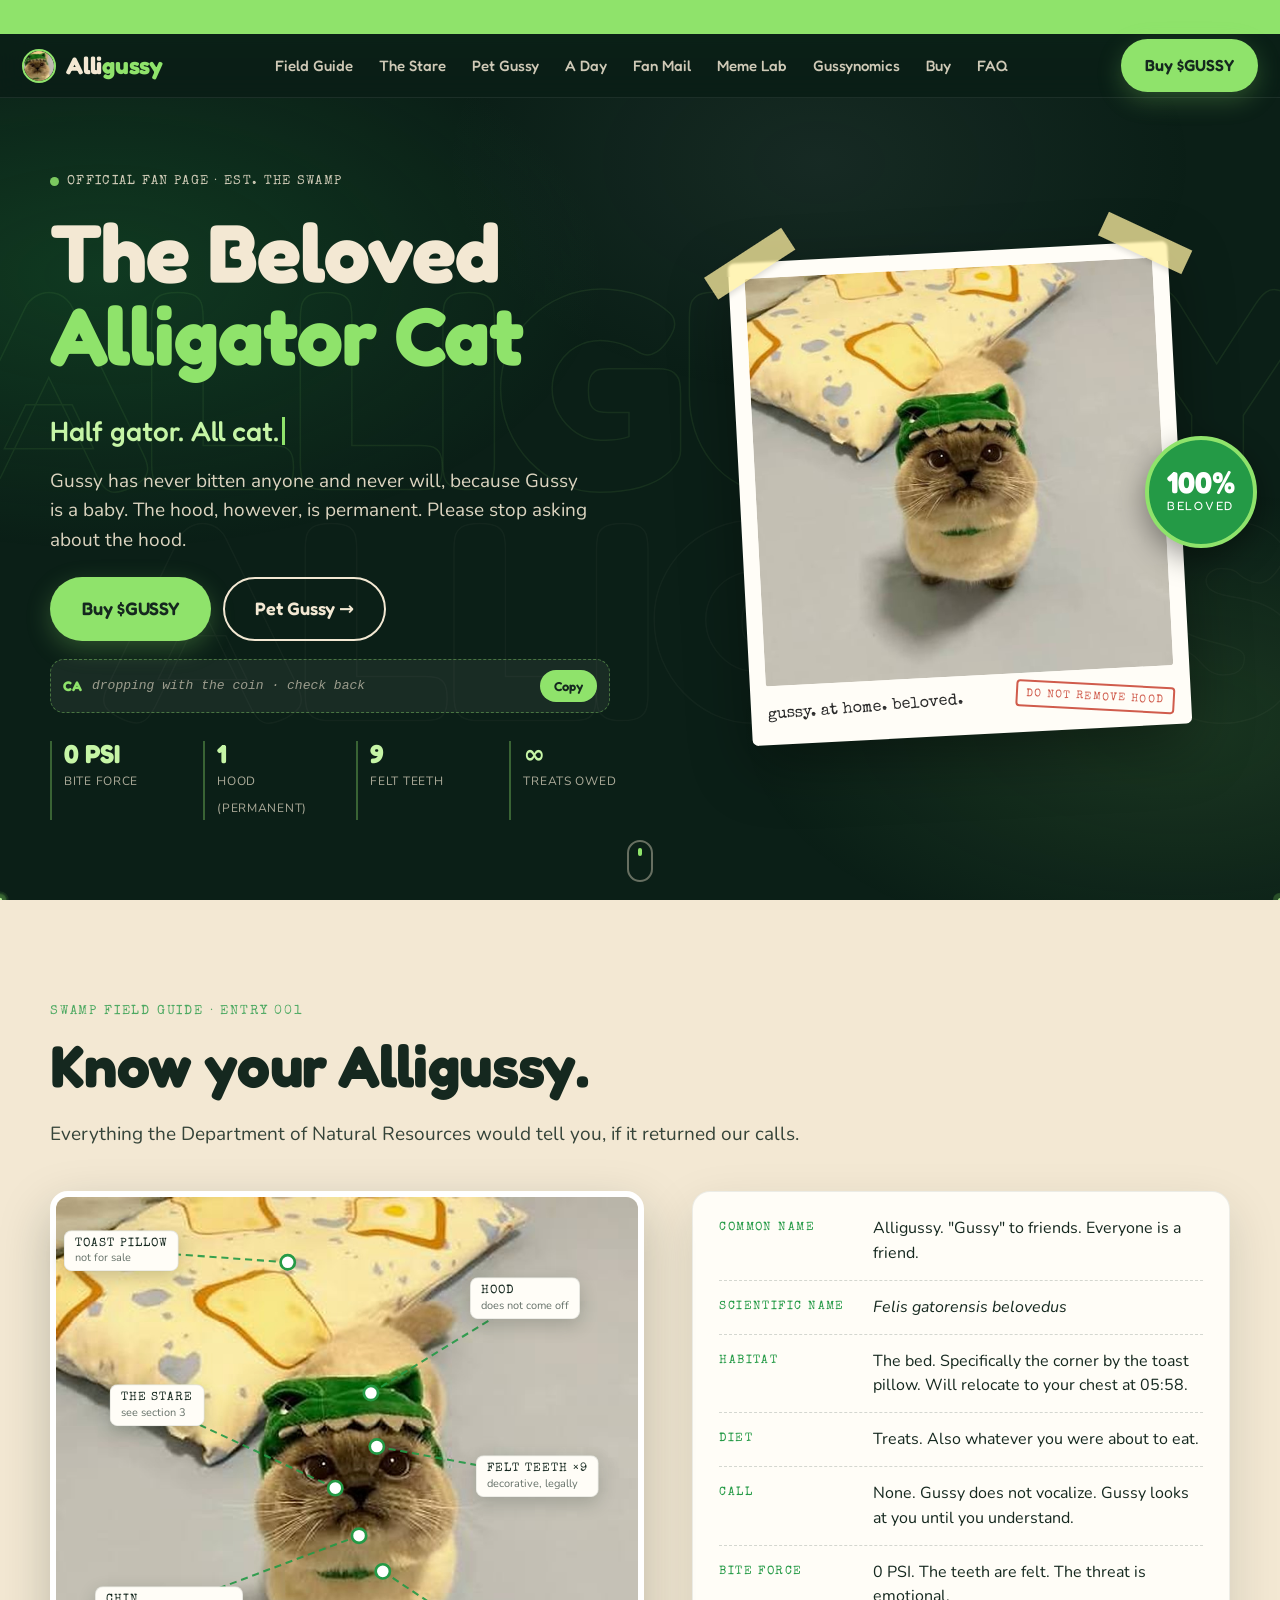
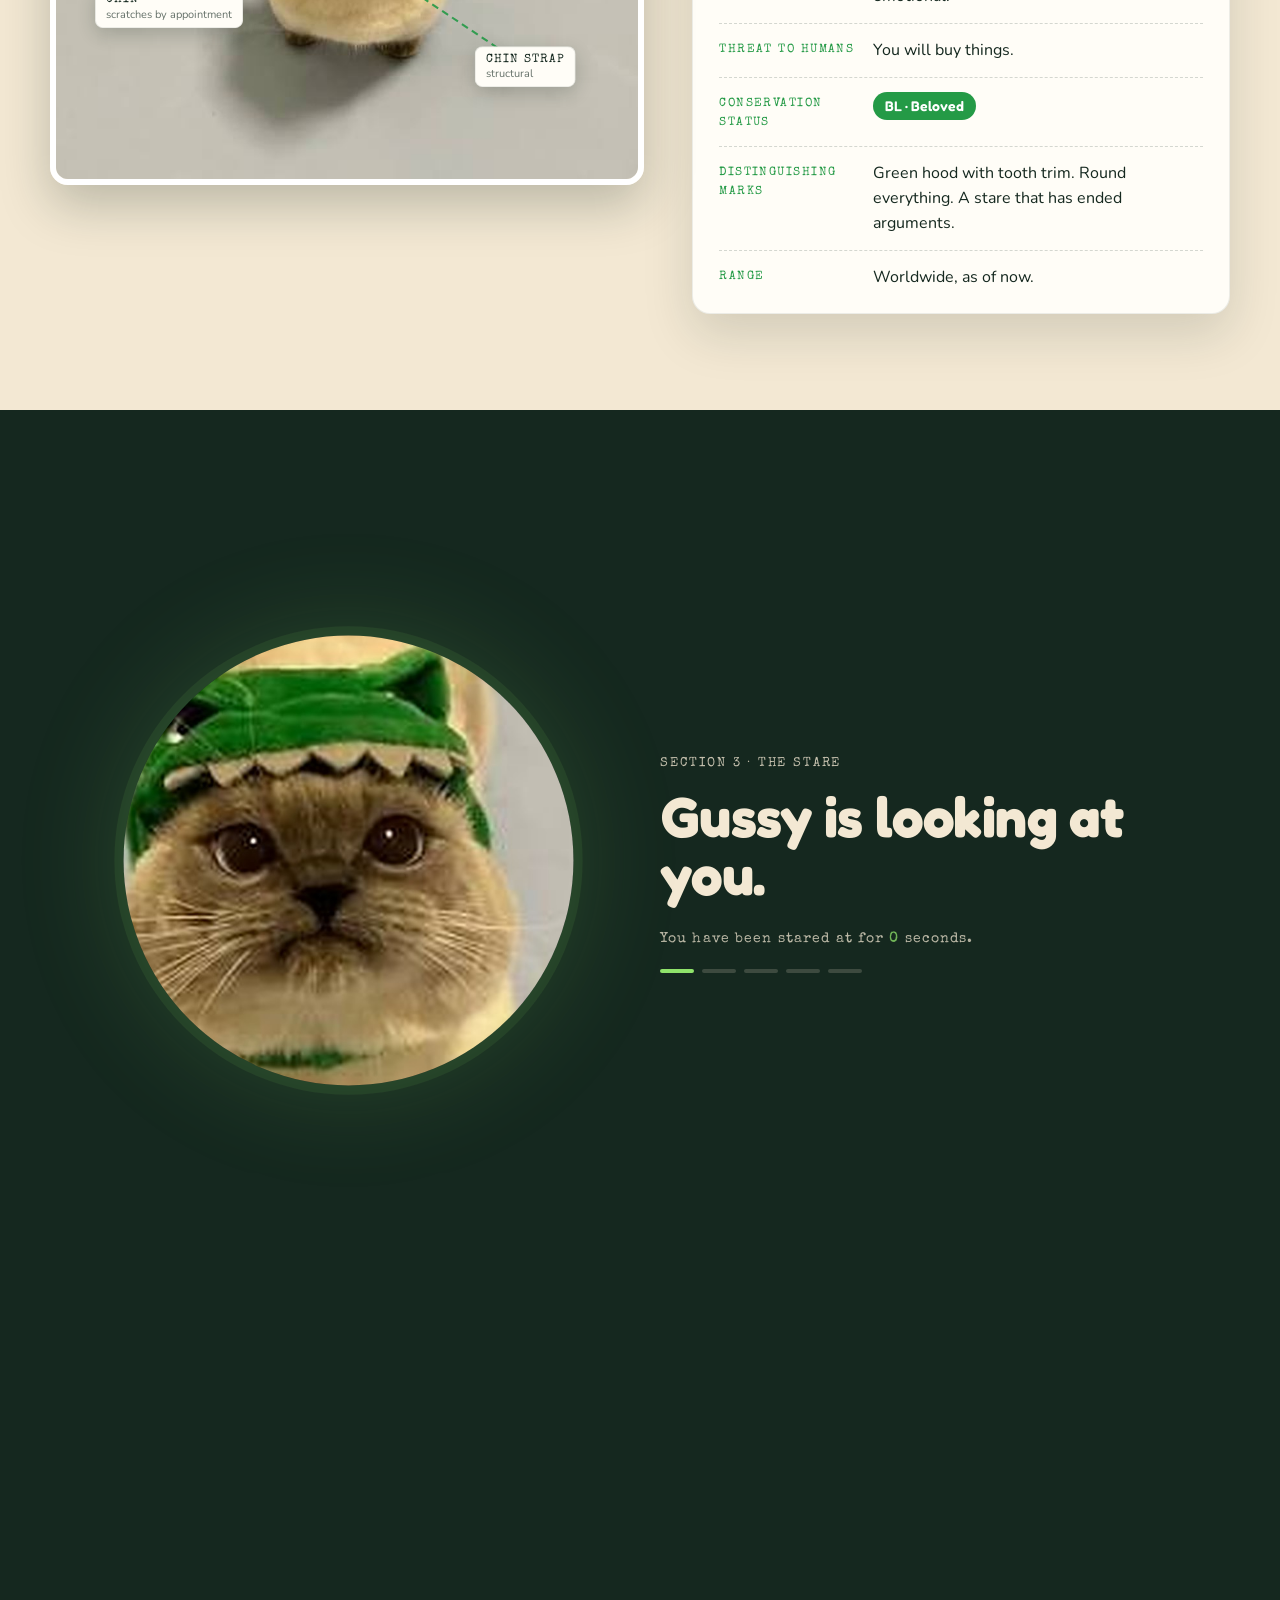
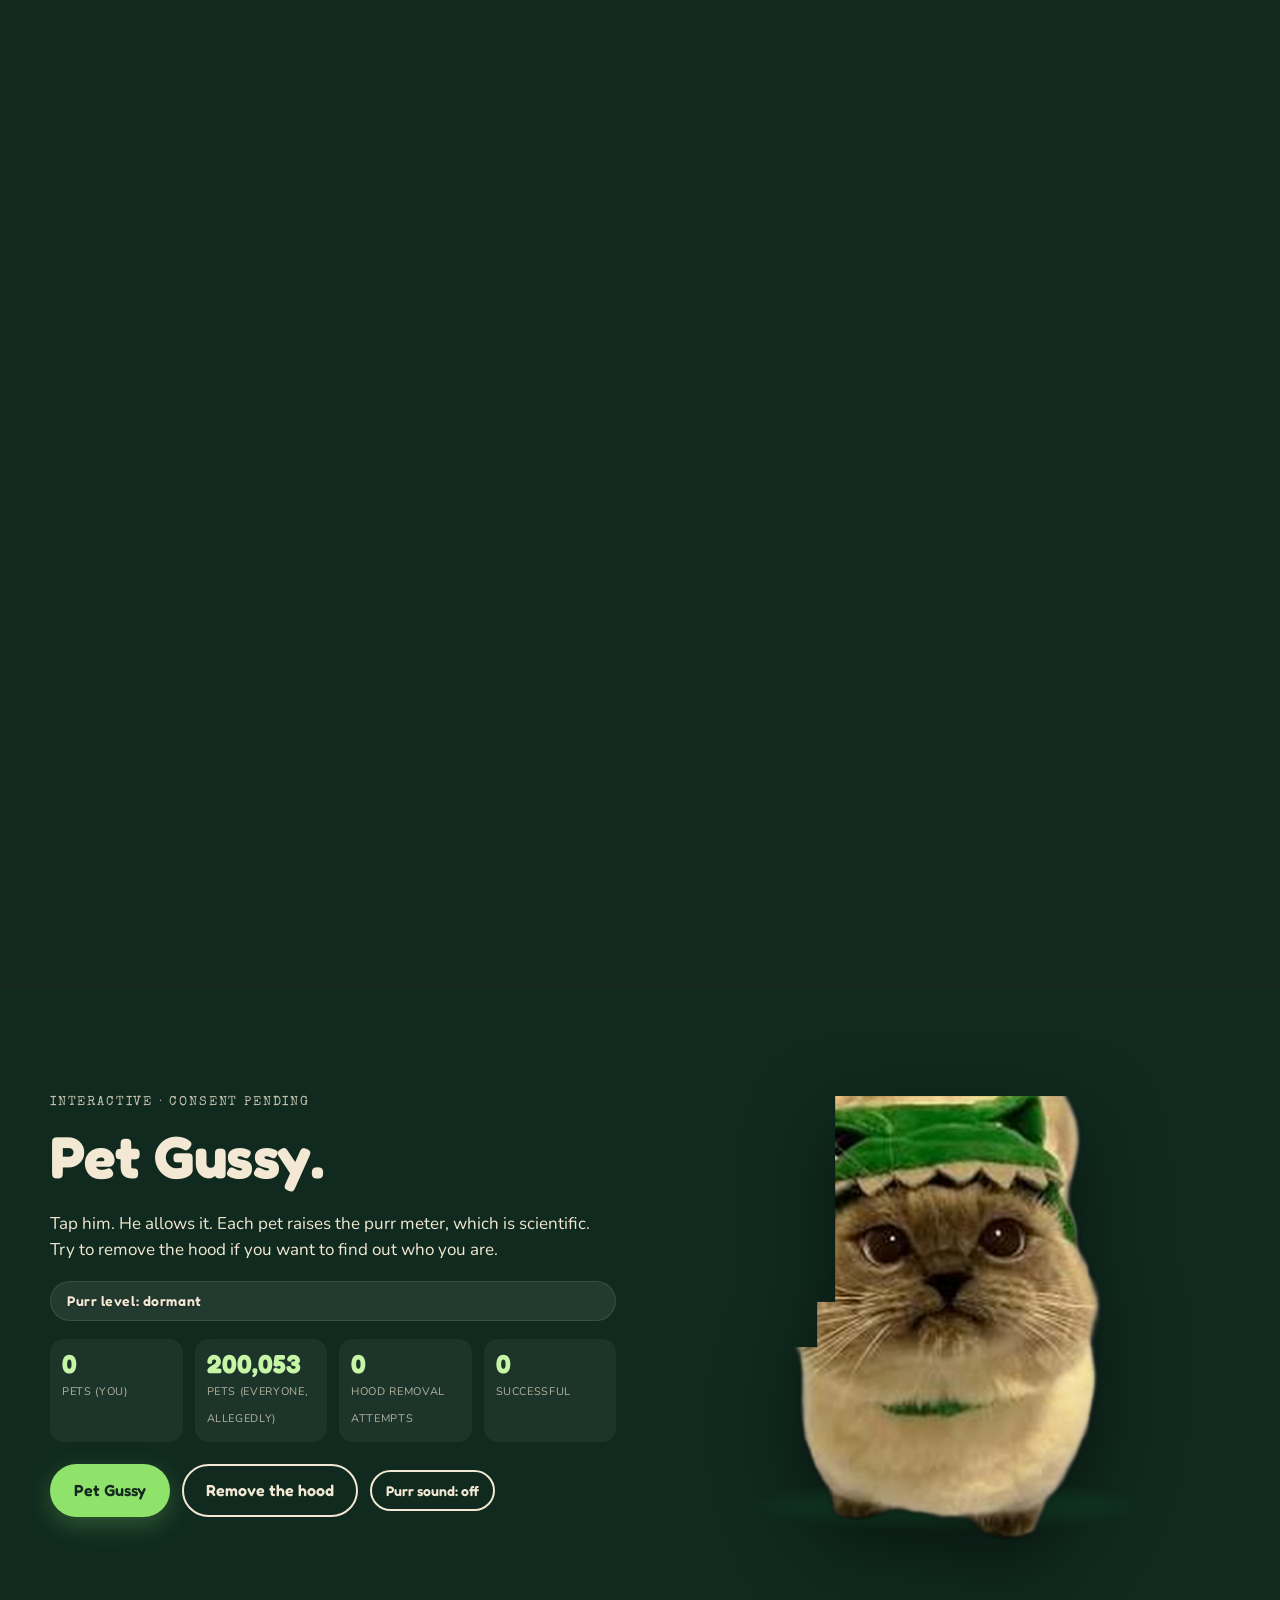
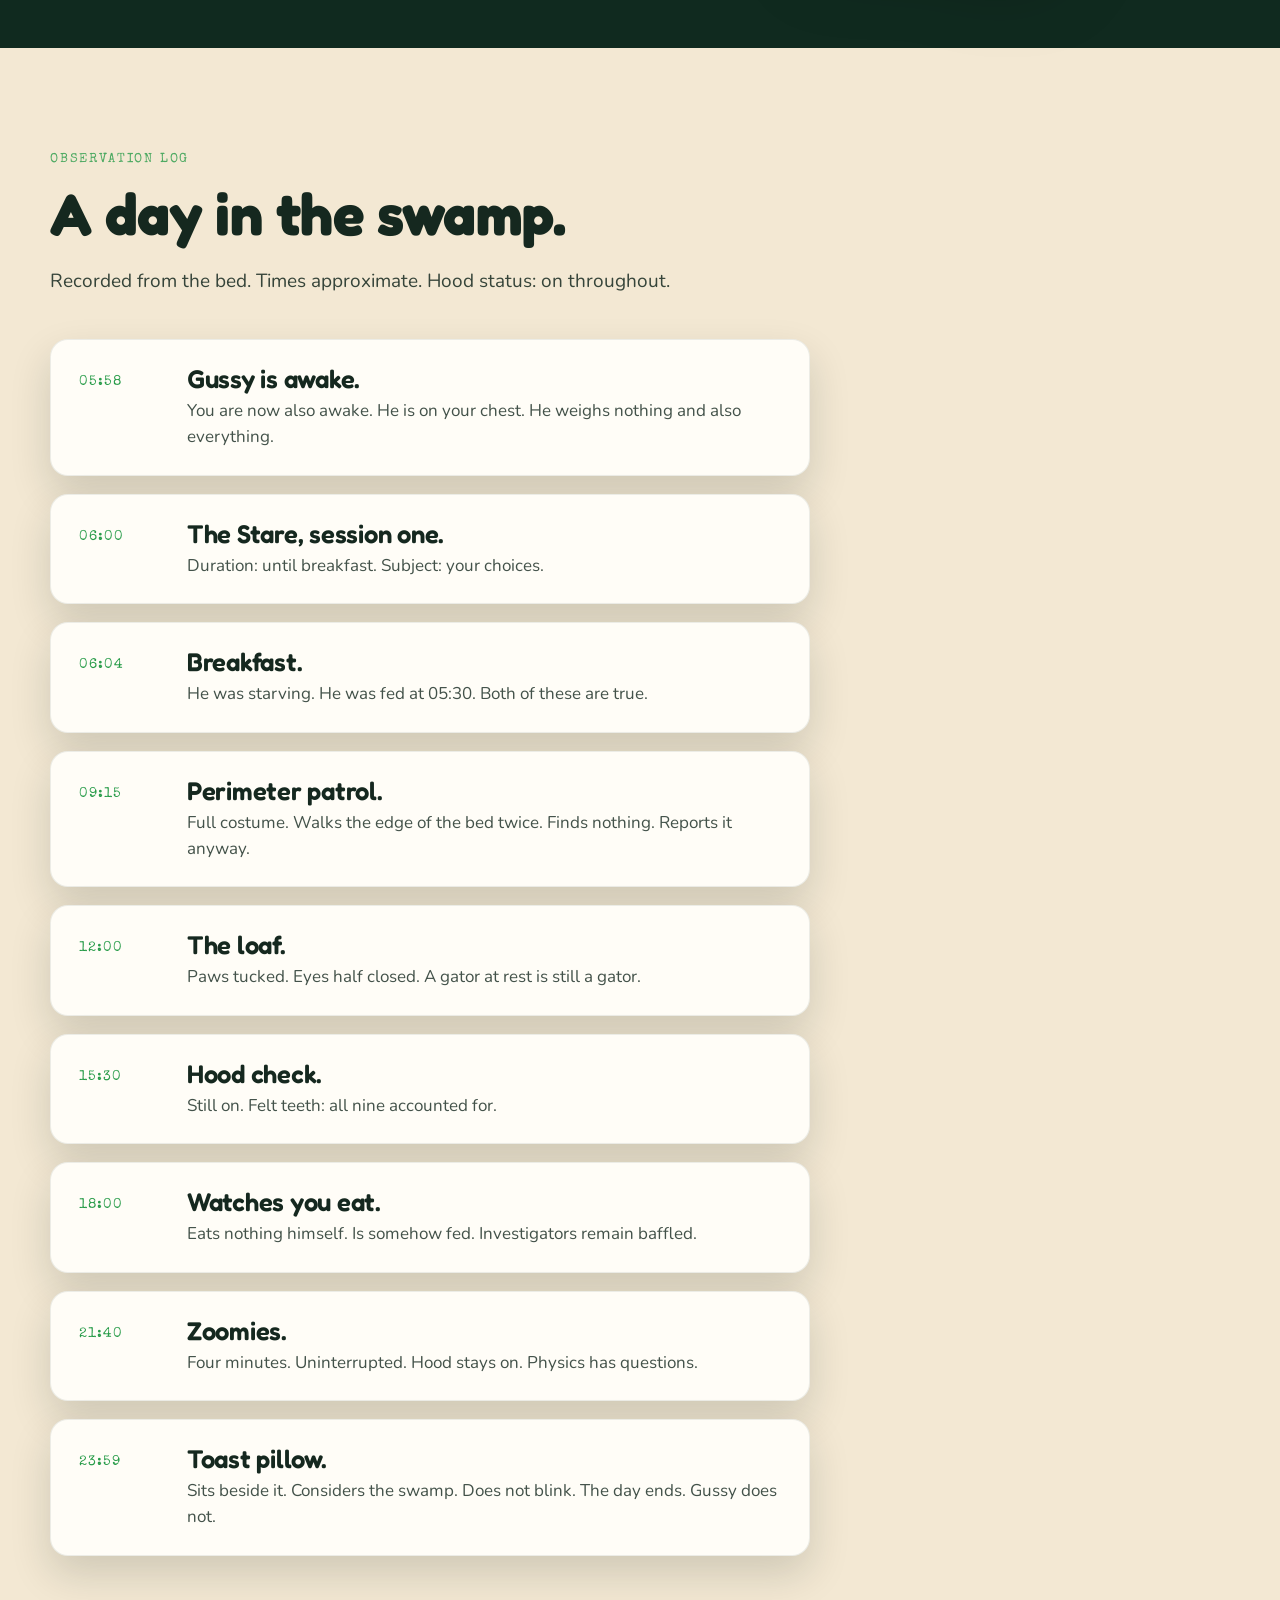
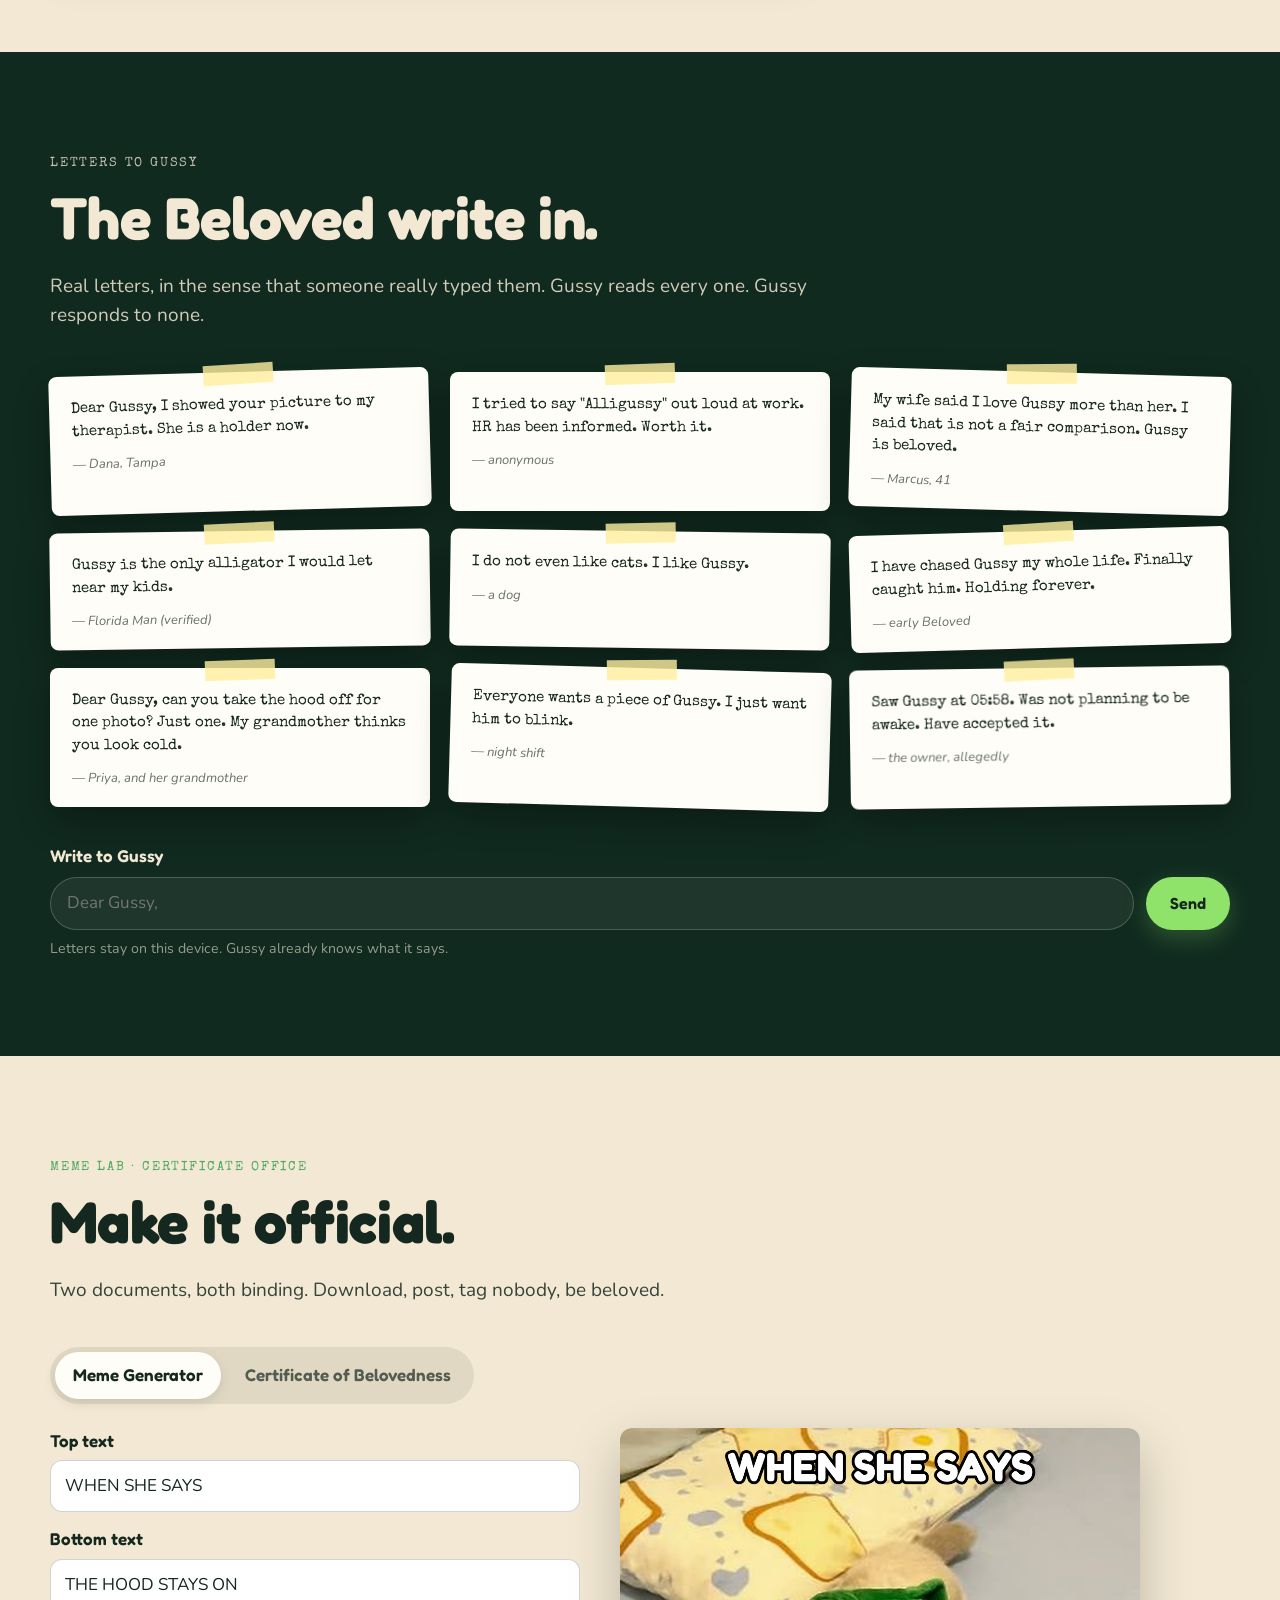
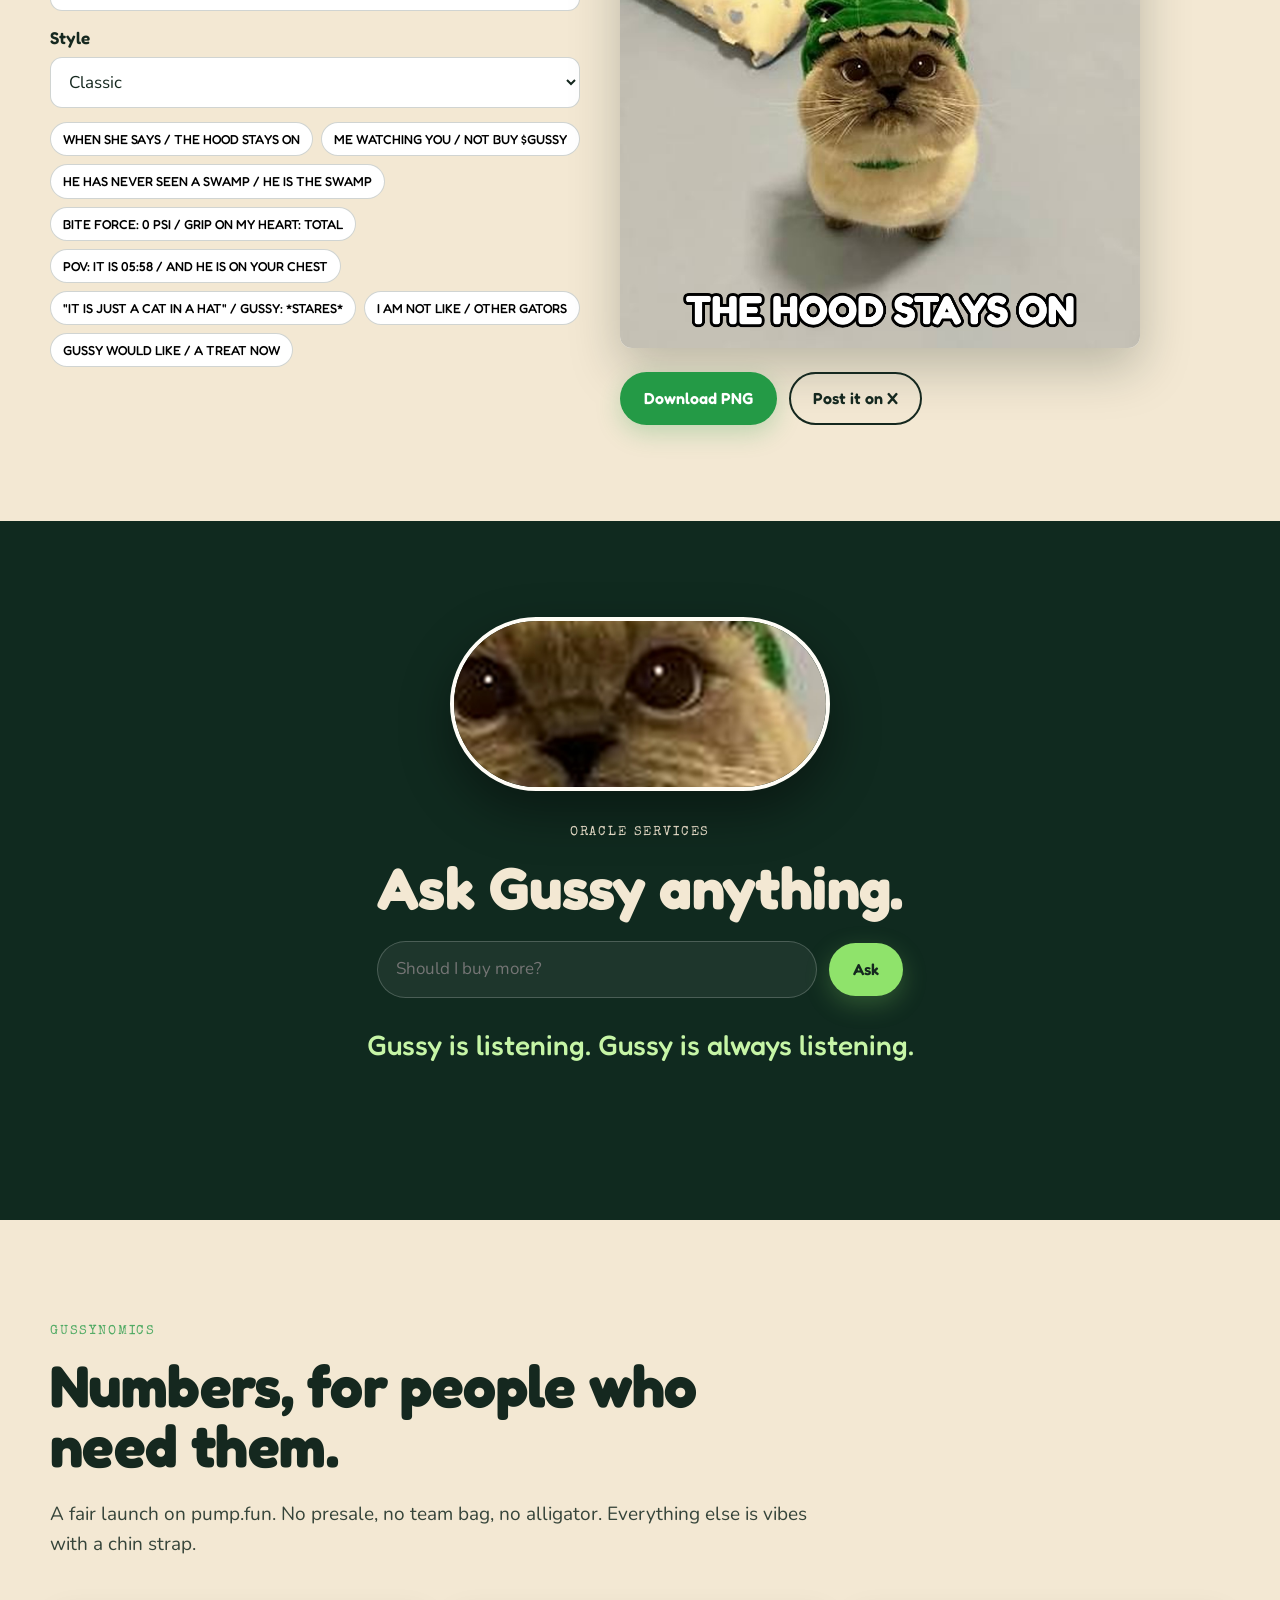
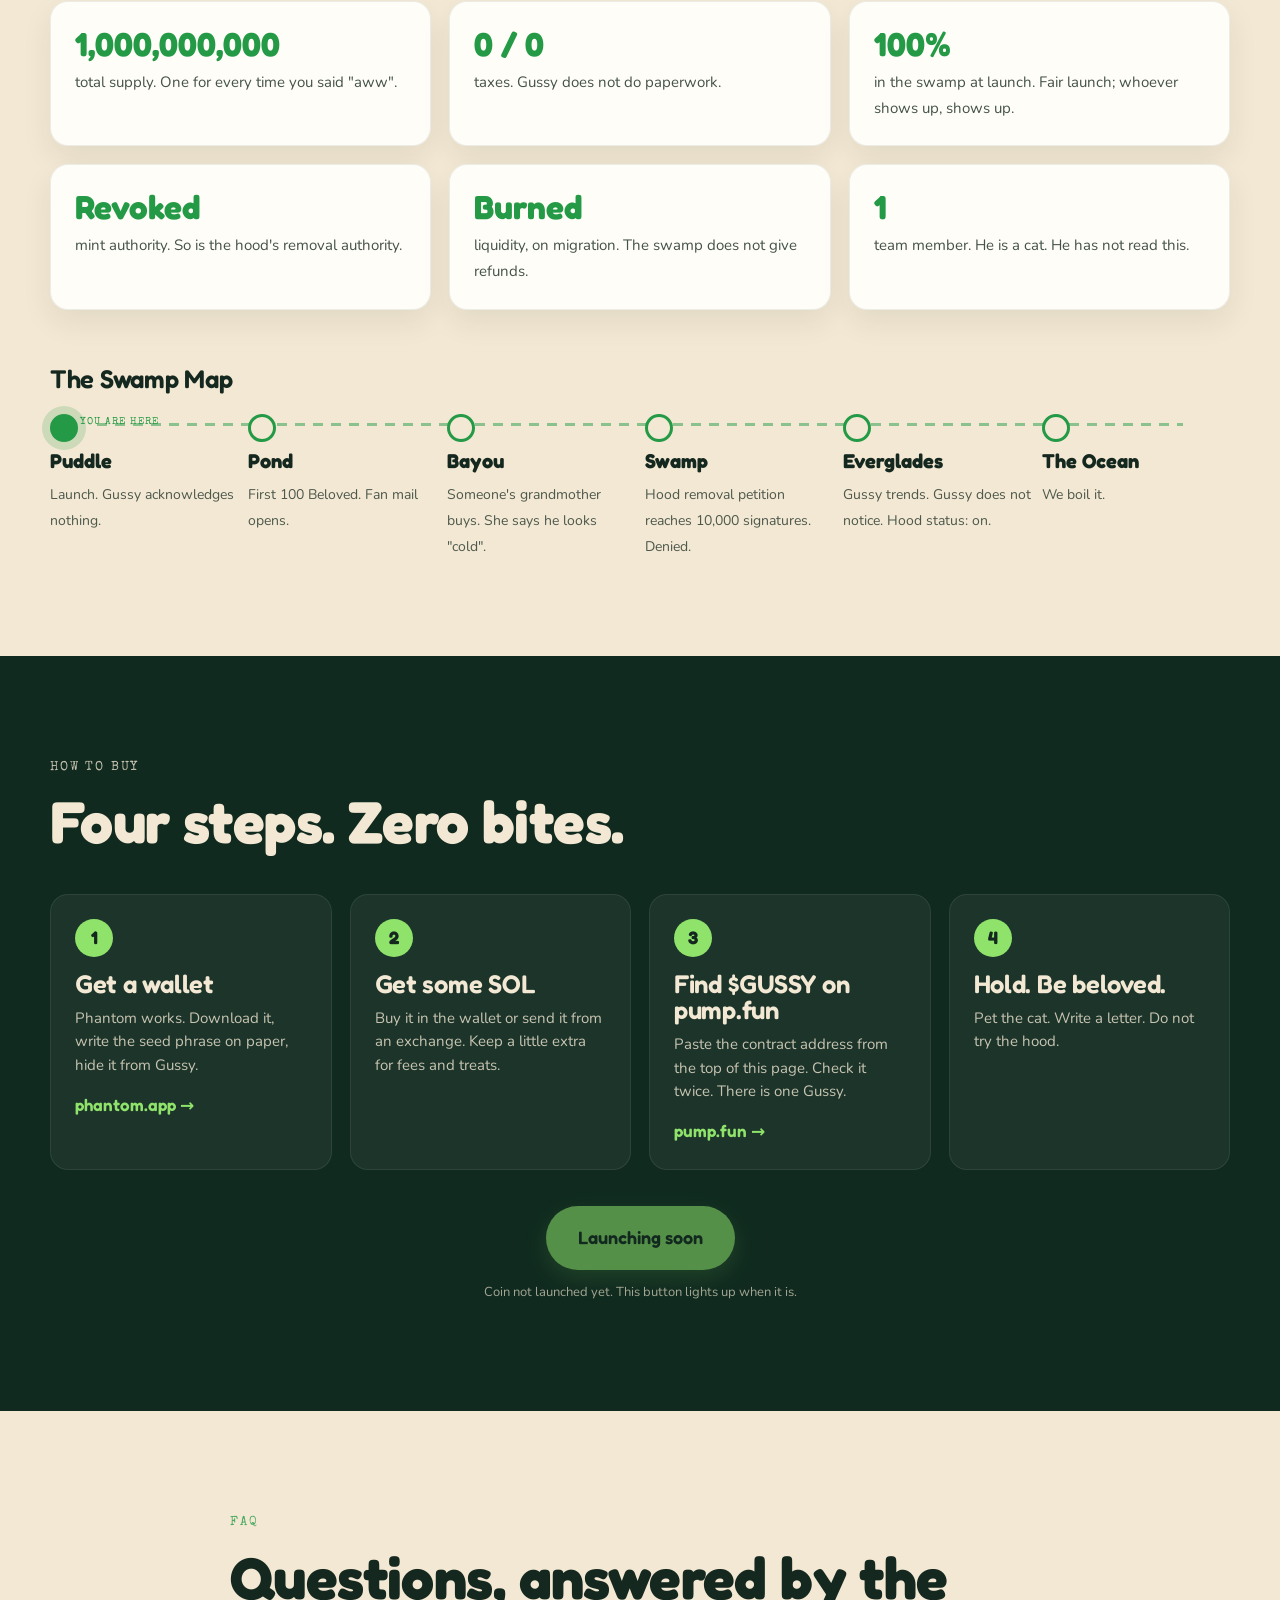
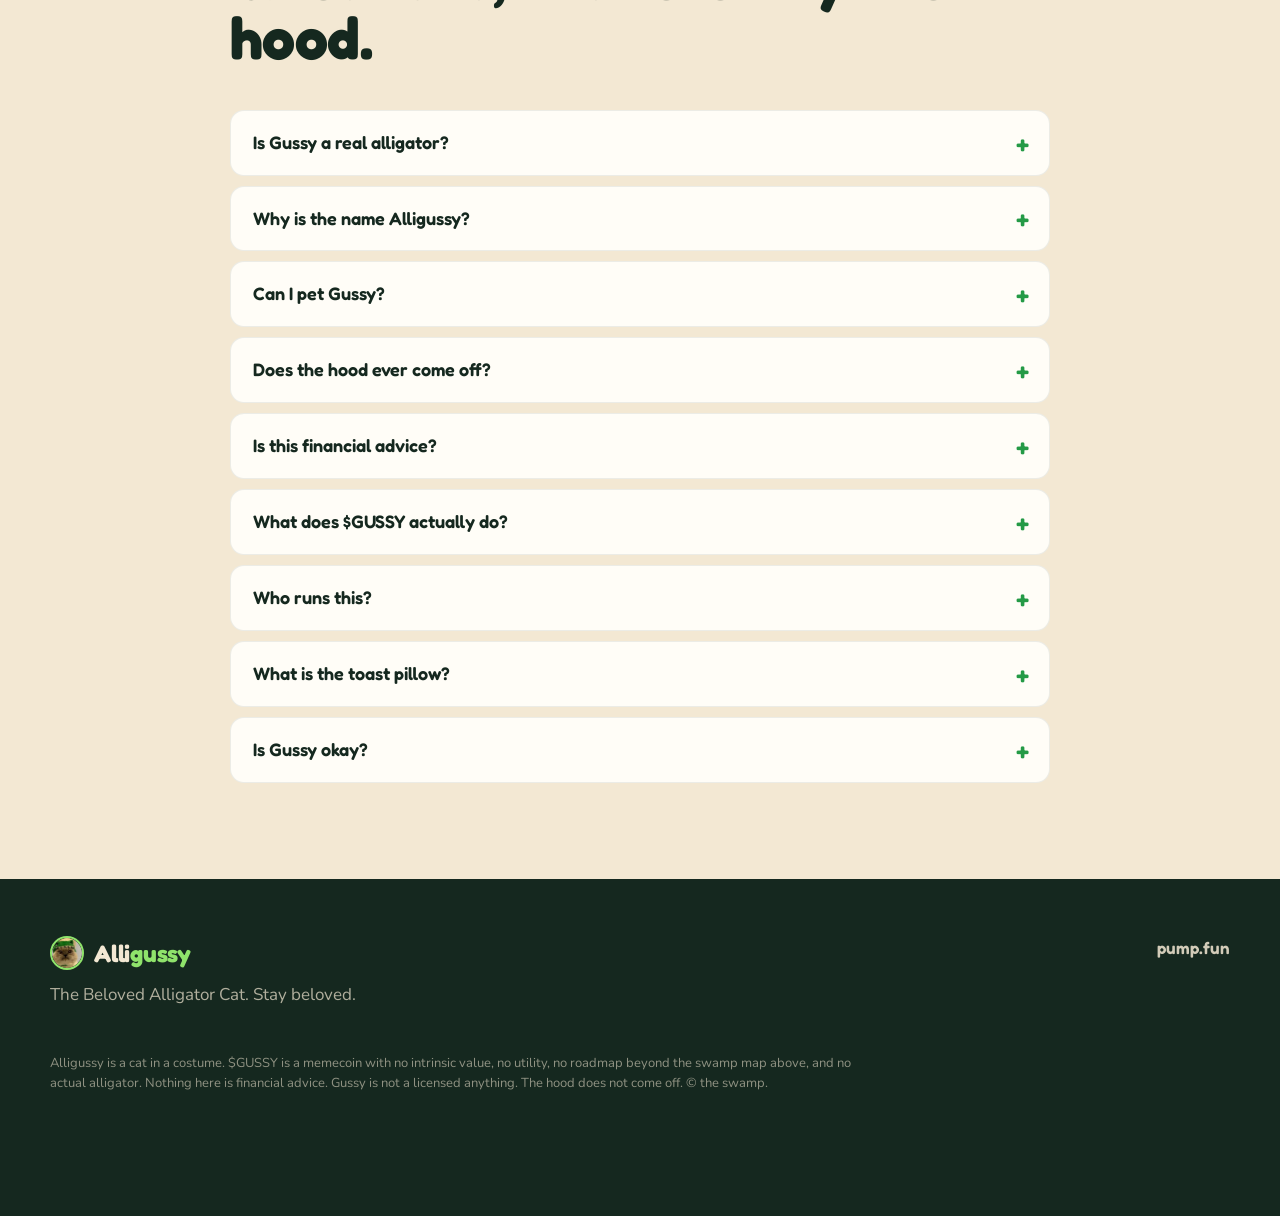
<file: index.html>
<!DOCTYPE html>
<html lang="en">
<head>
<meta charset="utf-8">
<meta name="viewport" content="width=device-width, initial-scale=1">
<title>Alligussy — The Beloved Alligator Cat</title>
<meta name="description" content="Half alligator. All cat. One hundred percent beloved. The official fan page of Alligussy, the alligator cat, and the $GUSSY token that followed him out of the swamp.">
<meta name="theme-color" content="#0b1f17">
<meta property="og:type" content="website">
<meta property="og:url" content="https://alligussy.com/">
<link rel="canonical" href="https://alligussy.com/">
<meta property="og:title" content="Alligussy — The Beloved Alligator Cat">
<meta property="og:description" content="Half alligator. All cat. One hundred percent beloved. The hood does not come off.">
<meta property="og:image" content="https://alligussy.com/assets/og.jpg">
<meta property="og:image:width" content="1200">
<meta property="og:image:height" content="630">
<meta name="twitter:card" content="summary_large_image">
<meta name="twitter:title" content="Alligussy — The Beloved Alligator Cat">
<meta name="twitter:description" content="Half alligator. All cat. One hundred percent beloved. The hood does not come off.">
<meta name="twitter:image" content="https://alligussy.com/assets/og.jpg">
<link rel="icon" href="assets/favicon.ico" sizes="any">
<link rel="icon" type="image/png" sizes="32x32" href="assets/icon-32.png">
<link rel="icon" type="image/png" sizes="192x192" href="assets/icon-192.png">
<link rel="apple-touch-icon" href="assets/icon-180.png">
<link rel="preconnect" href="https://fonts.googleapis.com">
<link rel="preconnect" href="https://fonts.gstatic.com" crossorigin>
<link href="https://fonts.googleapis.com/css2?family=Fredoka:wght@400;500;600;700&family=Nunito:ital,wght@0,400;0,600;0,700;0,800;1,400&family=Special+Elite&display=swap" rel="stylesheet">
<link rel="preload" as="image" href="assets/gussy.jpg" fetchpriority="high">
<link rel="stylesheet" href="style.css">
</head>
<body>

<canvas id="swamp" aria-hidden="true"></canvas>

<!-- ===== TICKER ===== -->
<div class="ticker" id="ticker" aria-hidden="true"><div class="ticker-track" id="tickerTrack"><span><b>BREAKING:</b> Gussy remains beloved</span></div></div>

<!-- ===== NAV ===== -->
<header class="topbar" id="topbar">
  <a class="brand" href="#top"><img src="assets/icon-64.png" alt="" width="34" height="34"><span>Alli<em>gussy</em></span></a>
  <nav id="nav">
    <a href="#guide">Field Guide</a>
    <a href="#stare">The Stare</a>
    <a href="#pet">Pet Gussy</a>
    <a href="#day">A Day</a>
    <a href="#mail">Fan Mail</a>
    <a href="#lab">Meme Lab</a>
    <a href="#nomics">Gussynomics</a>
    <a href="#buy">Buy</a>
    <a href="#faq">FAQ</a>
  </nav>
  <div class="right">
    <a class="btn primary" id="navBuy" href="#buy">Buy $GUSSY</a>
    <button class="burger" id="burger" aria-label="Menu" aria-expanded="false" aria-controls="nav"><span></span></button>
  </div>
</header>

<main id="top">

<!-- ===== HERO ===== -->
<section class="hero" id="hero">
  <div class="plane plane-word" data-rate="0.12" aria-hidden="true"><span>ALLIGUSSY</span><span>ALLIGUSSY</span></div>
  <div class="plane plane-fog" data-rate="0.3" aria-hidden="true"></div>
  <div class="wrap hero-grid">
    <div class="hero-copy">
      <div class="hero-tag"><span class="dot"></span> Official fan page · est. the swamp</div>
      <h1>The Beloved<br><span class="t-gator">Alligator Cat</span></h1>
      <p class="type-line"><span id="typeLine">Half gator. All cat.</span><span class="caret"></span></p>
      <p class="lede" id="heroLede">Gussy has never bitten anyone and never will, because Gussy is a baby. The hood, however, is permanent. Please stop asking about the hood.</p>
      <div class="row">
        <a class="btn primary big" id="heroBuy" href="#buy">Buy $GUSSY</a>
        <a class="btn ghost big" href="#pet">Pet Gussy →</a>
      </div>
      <div class="ca-box" id="caBox" title="Click to copy">
        <span class="ca-label">CA</span>
        <code id="ca" class="tba">dropping with the coin · check back</code>
        <button class="copy" id="copyBtn" aria-label="Copy contract address">Copy</button>
      </div>
      <div class="hero-stats" id="heroStats">
        <div><b data-count="0" data-suffix=" PSI">0 PSI</b><span>bite force</span></div>
        <div><b data-count="1">1</b><span>hood (permanent)</span></div>
        <div><b data-count="9">9</b><span>felt teeth</span></div>
        <div><b>∞</b><span>treats owed</span></div>
      </div>
    </div>
    <div class="hero-art plane" data-rate="-0.08">
      <figure class="polaroid" id="polaroid">
        <span class="tape tape-l"></span><span class="tape tape-r"></span>
        <img src="assets/gussy.jpg" alt="Gussy, a cream Scottish Fold cat, sitting on a bed in a green alligator hood with felt teeth, looking directly up at the camera" width="894" height="894" fetchpriority="high" draggable="false">
        <figcaption><span class="hand">gussy. at home. beloved.</span><span class="stamp">DO NOT REMOVE HOOD</span></figcaption>
      </figure>
      <div class="hero-badge"><b>100%</b><span>beloved</span></div>
    </div>
  </div>
  <a class="scroll-cue" href="#guide" aria-label="Scroll"><span></span></a>
</section>

<!-- ===== FIELD GUIDE ===== -->
<section class="band light" id="guide">
  <div class="wrap">
    <div class="sec-head">
      <span class="kicker">Swamp Field Guide · Entry 001</span>
      <h2>Know your Alligussy.</h2>
      <p>Everything the Department of Natural Resources would tell you, if it returned our calls.</p>
    </div>
    <div class="guide-grid">
      <div class="anatomy" id="anatomy">
        <img src="assets/gussy.jpg" alt="Gussy with anatomy callouts" width="894" height="894" draggable="false">
        <svg class="callouts" viewBox="0 0 100 100" preserveAspectRatio="none" aria-hidden="true">
          <g class="ln"><line x1="54" y1="34" x2="80" y2="18"/><line x1="48" y1="50" x2="18" y2="36"/><line x1="55" y1="43" x2="82" y2="48"/><line x1="52" y1="58" x2="20" y2="70"/><line x1="56" y1="64" x2="80" y2="80"/><line x1="40" y1="12" x2="12" y2="10"/></g>
          <g class="pt"><circle cx="54" cy="34" r="1.2"/><circle cx="48" cy="50" r="1.2"/><circle cx="55" cy="43" r="1.2"/><circle cx="52" cy="58" r="1.2"/><circle cx="56" cy="64" r="1.2"/><circle cx="40" cy="12" r="1.2"/></g>
        </svg>
        <span class="co" style="left:80%;top:18%">HOOD <small>does not come off</small></span>
        <span class="co r" style="left:18%;top:36%">THE STARE <small>see section 3</small></span>
        <span class="co" style="left:82%;top:48%">FELT TEETH ×9 <small>decorative, legally</small></span>
        <span class="co r" style="left:20%;top:70%">CHIN <small>scratches by appointment</small></span>
        <span class="co" style="left:80%;top:80%">CHIN STRAP <small>structural</small></span>
        <span class="co r" style="left:12%;top:10%">TOAST PILLOW <small>not for sale</small></span>
      </div>
      <dl class="plaque">
        <div><dt>Common name</dt><dd>Alligussy. "Gussy" to friends. Everyone is a friend.</dd></div>
        <div><dt>Scientific name</dt><dd><i>Felis gatorensis belovedus</i></dd></div>
        <div><dt>Habitat</dt><dd>The bed. Specifically the corner by the toast pillow. Will relocate to your chest at 05:58.</dd></div>
        <div><dt>Diet</dt><dd>Treats. Also whatever you were about to eat.</dd></div>
        <div><dt>Call</dt><dd>None. Gussy does not vocalize. Gussy looks at you until you understand.</dd></div>
        <div><dt>Bite force</dt><dd>0 PSI. The teeth are felt. The threat is emotional.</dd></div>
        <div><dt>Threat to humans</dt><dd>You will buy things.</dd></div>
        <div><dt>Conservation status</dt><dd><span class="pill">BL · Beloved</span></dd></div>
        <div><dt>Distinguishing marks</dt><dd>Green hood with tooth trim. Round everything. A stare that has ended arguments.</dd></div>
        <div><dt>Range</dt><dd>Worldwide, as of now.</dd></div>
      </dl>
    </div>
  </div>
</section>

<!-- ===== THE STARE (pinned) ===== -->
<section class="stare" id="stare">
  <div class="stare-sticky">
    <div class="stare-img"><img src="assets/face.jpg" alt="Close-up of Gussy's face: round brown eyes, looking straight at you" width="740" height="740" draggable="false"></div>
    <div class="stare-copy">
      <span class="kicker">Section 3 · The Stare</span>
      <h2 id="stareLine">Gussy is looking at you.</h2>
      <p class="stare-timer">You have been stared at for <b id="stareSec">0</b> seconds.</p>
      <ol class="stare-dots" id="stareDots"><li class="on"></li><li></li><li></li><li></li><li></li></ol>
    </div>
  </div>
</section>

<!-- ===== PET GUSSY ===== -->
<section class="band dark" id="pet">
  <div class="wrap pet-grid">
    <div class="pet-copy">
      <span class="kicker">Interactive · Consent pending</span>
      <h2>Pet Gussy.</h2>
      <p>Tap him. He allows it. Each pet raises the purr meter, which is scientific. Try to remove the hood if you want to find out who you are.</p>
      <div class="meter"><div class="meter-fill" id="purrFill"></div><span id="purrLabel">Purr level: dormant</span></div>
      <div class="pet-stats">
        <div><b id="petsYou">0</b><span>pets (you)</span></div>
        <div><b id="petsAll">0</b><span>pets (everyone, allegedly)</span></div>
        <div><b id="hoodTries">0</b><span>hood removal attempts</span></div>
        <div><b>0</b><span>successful</span></div>
      </div>
      <div class="row">
        <button class="btn primary" id="petBtn">Pet Gussy</button>
        <button class="btn ghost" id="hoodBtn">Remove the hood</button>
        <button class="btn ghost small" id="purrToggle" aria-pressed="false">Purr sound: off</button>
      </div>
      <div class="resp" id="petResp" role="status" aria-live="polite"></div>
    </div>
    <div class="pet-stage" id="petStage">
      <div class="pet-cat" id="petCat"><img src="assets/gussy-cut.png" alt="Gussy, ready to be petted" width="339" height="464" draggable="false"></div>
      <div class="hearts" id="hearts"></div>
    </div>
  </div>
</section>

<!-- ===== A DAY IN THE LIFE ===== -->
<section class="band light" id="day">
  <div class="wrap">
    <div class="sec-head">
      <span class="kicker">Observation log</span>
      <h2>A day in the swamp.</h2>
      <p>Recorded from the bed. Times approximate. Hood status: on throughout.</p>
    </div>
    <div class="stack" id="dayStack">
      <article class="card"><time>05:58</time><h3>Gussy is awake.</h3><p>You are now also awake. He is on your chest. He weighs nothing and also everything.</p></article>
      <article class="card"><time>06:00</time><h3>The Stare, session one.</h3><p>Duration: until breakfast. Subject: your choices.</p></article>
      <article class="card"><time>06:04</time><h3>Breakfast.</h3><p>He was starving. He was fed at 05:30. Both of these are true.</p></article>
      <article class="card"><time>09:15</time><h3>Perimeter patrol.</h3><p>Full costume. Walks the edge of the bed twice. Finds nothing. Reports it anyway.</p></article>
      <article class="card"><time>12:00</time><h3>The loaf.</h3><p>Paws tucked. Eyes half closed. A gator at rest is still a gator.</p></article>
      <article class="card"><time>15:30</time><h3>Hood check.</h3><p>Still on. Felt teeth: all nine accounted for.</p></article>
      <article class="card"><time>18:00</time><h3>Watches you eat.</h3><p>Eats nothing himself. Is somehow fed. Investigators remain baffled.</p></article>
      <article class="card"><time>21:40</time><h3>Zoomies.</h3><p>Four minutes. Uninterrupted. Hood stays on. Physics has questions.</p></article>
      <article class="card"><time>23:59</time><h3>Toast pillow.</h3><p>Sits beside it. Considers the swamp. Does not blink. The day ends. Gussy does not.</p></article>
    </div>
  </div>
</section>

<!-- ===== FAN MAIL ===== -->
<section class="band dark" id="mail">
  <div class="wrap">
    <div class="sec-head">
      <span class="kicker">Letters to Gussy</span>
      <h2>The Beloved write in.</h2>
      <p>Real letters, in the sense that someone really typed them. Gussy reads every one. Gussy responds to none.</p>
    </div>
    <div class="mail-grid" id="mailGrid"></div>
    <form class="mail-form" id="mailForm">
      <label for="mailText">Write to Gussy</label>
      <div class="row"><input id="mailText" maxlength="140" placeholder="Dear Gussy," autocomplete="off"><button class="btn primary" type="submit">Send</button></div>
      <small>Letters stay on this device. Gussy already knows what it says.</small>
    </form>
  </div>
</section>

<!-- ===== MEME LAB ===== -->
<section class="band light" id="lab">
  <div class="wrap">
    <div class="sec-head">
      <span class="kicker">Meme Lab · Certificate Office</span>
      <h2>Make it official.</h2>
      <p>Two documents, both binding. Download, post, tag nobody, be beloved.</p>
    </div>
    <div class="tabs" role="tablist"><button class="tab on" role="tab" data-tab="meme" aria-selected="true">Meme Generator</button><button class="tab" role="tab" data-tab="cert" aria-selected="false">Certificate of Belovedness</button></div>
    <div class="lab-grid">
      <div class="lab-controls" id="memeControls">
        <label>Top text<input id="memeTop" maxlength="48" value="WHEN SHE SAYS" autocomplete="off"></label>
        <label>Bottom text<input id="memeBot" maxlength="48" value="THE HOOD STAYS ON" autocomplete="off"></label>
        <label>Style<select id="memeStyle"><option value="impact">Classic</option><option value="field">Field guide</option><option value="tabloid">Tabloid</option></select></label>
        <div class="presets" id="memePresets"></div>
      </div>
      <div class="lab-controls" id="certControls" hidden>
        <label>Your name<input id="certName" maxlength="28" placeholder="e.g. Dana from Tampa" autocomplete="off"></label>
        <label>Rank<select id="certRank"><option>Admirer</option><option selected>Devotee</option><option>Beloved</option><option>Toast Pillow Custodian</option></select></label>
        <p class="fine">Rank is self-assigned and legally meaningless, like most things here.</p>
      </div>
      <div class="lab-stage">
        <canvas id="labCanvas" width="1080" height="1080" aria-label="Generated image preview"></canvas>
        <div class="row"><button class="btn primary" id="labDownload">Download PNG</button><a class="btn ghost" id="labShare" href="#" target="_blank" rel="noopener">Post it on X</a></div>
      </div>
    </div>
  </div>
</section>

<!-- ===== ASK GUSSY ===== -->
<section class="band dark" id="ask">
  <div class="wrap ask-wrap">
    <div class="ask-eyes"><img src="assets/eyes.jpg" alt="Gussy's eyes" width="580" height="260" id="askEyes" draggable="false"><div class="lids" id="lids"></div></div>
    <span class="kicker">Oracle services</span>
    <h2>Ask Gussy anything.</h2>
    <form id="askForm" class="row"><input id="askInput" maxlength="120" placeholder="Should I buy more?" autocomplete="off"><button class="btn primary" type="submit">Ask</button></form>
    <p class="ask-answer" id="askAnswer">Gussy is listening. Gussy is always listening.</p>
  </div>
</section>

<!-- ===== GUSSYNOMICS ===== -->
<section class="band light" id="nomics">
  <div class="wrap">
    <div class="sec-head">
      <span class="kicker">Gussynomics</span>
      <h2>Numbers, for people who need them.</h2>
      <p>A fair launch on pump.fun. No presale, no team bag, no alligator. Everything else is vibes with a chin strap.</p>
    </div>
    <div class="nomics-grid">
      <div class="nom"><b>1,000,000,000</b><span>total supply. One for every time you said "aww".</span></div>
      <div class="nom"><b>0 / 0</b><span>taxes. Gussy does not do paperwork.</span></div>
      <div class="nom"><b>100%</b><span>in the swamp at launch. Fair launch; whoever shows up, shows up.</span></div>
      <div class="nom"><b>Revoked</b><span>mint authority. So is the hood's removal authority.</span></div>
      <div class="nom"><b>Burned</b><span>liquidity, on migration. The swamp does not give refunds.</span></div>
      <div class="nom"><b>1</b><span>team member. He is a cat. He has not read this.</span></div>
    </div>
    <div class="road" id="road">
      <h3>The Swamp Map</h3>
      <ol>
        <li><b>Puddle</b><span>Launch. Gussy acknowledges nothing.</span></li>
        <li><b>Pond</b><span>First 100 Beloved. Fan mail opens.</span></li>
        <li><b>Bayou</b><span>Someone's grandmother buys. She says he looks "cold".</span></li>
        <li><b>Swamp</b><span>Hood removal petition reaches 10,000 signatures. Denied.</span></li>
        <li><b>Everglades</b><span>Gussy trends. Gussy does not notice. Hood status: on.</span></li>
        <li><b>The Ocean</b><span>We boil it.</span></li>
      </ol>
    </div>
  </div>
</section>

<!-- ===== HOW TO BUY ===== -->
<section class="band dark" id="buy">
  <div class="wrap">
    <div class="sec-head">
      <span class="kicker">How to buy</span>
      <h2>Four steps. Zero bites.</h2>
    </div>
    <ol class="steps">
      <li><b>1</b><h3>Get a wallet</h3><p>Phantom works. Download it, write the seed phrase on paper, hide it from Gussy.</p><a href="https://phantom.app" target="_blank" rel="noopener">phantom.app →</a></li>
      <li><b>2</b><h3>Get some SOL</h3><p>Buy it in the wallet or send it from an exchange. Keep a little extra for fees and treats.</p></li>
      <li><b>3</b><h3>Find $GUSSY on pump.fun</h3><p>Paste the contract address from the top of this page. Check it twice. There is one Gussy.</p><a id="buyStepLink" href="https://pump.fun" target="_blank" rel="noopener">pump.fun →</a></li>
      <li><b>4</b><h3>Hold. Be beloved.</h3><p>Pet the cat. Write a letter. Do not try the hood.</p></li>
    </ol>
    <div class="buy-cta">
      <a class="btn primary big" id="buyBig" href="#">Buy $GUSSY</a>
      <a class="btn ghost big" id="chartLink" href="#" hidden target="_blank" rel="noopener">Chart</a>
      <p class="fine" id="buyNote">Coin not launched yet. This button lights up when it is.</p>
    </div>
  </div>
</section>

<!-- ===== FAQ ===== -->
<section class="band light" id="faq">
  <div class="wrap narrow">
    <div class="sec-head">
      <span class="kicker">FAQ</span>
      <h2>Questions, answered by the hood.</h2>
    </div>
    <div class="faq-list" id="faqList"></div>
  </div>
</section>

</main>

<footer class="footer" id="footer">
  <div class="wrap">
    <div class="foot-grid">
      <div>
        <a class="brand" href="#top"><img src="assets/icon-64.png" alt="" width="34" height="34"><span>Alli<em>gussy</em></span></a>
        <p>The Beloved Alligator Cat. Stay beloved.</p>
      </div>
      <div class="foot-links" id="footLinks">
        <a id="footX" href="#" hidden target="_blank" rel="noopener">X</a>
        <a id="footTg" href="#" hidden target="_blank" rel="noopener">Telegram</a>
        <a id="footBuy" href="#buy">pump.fun</a>
        <a id="footChart" href="#" hidden target="_blank" rel="noopener">Chart</a>
      </div>
    </div>
    <p class="legal">Alligussy is a cat in a costume. $GUSSY is a memecoin with no intrinsic value, no utility, no roadmap beyond the swamp map above, and no actual alligator. Nothing here is financial advice. Gussy is not a licensed anything. The hood does not come off. © the swamp.</p>
  </div>
</footer>

<div class="mobile-bar" id="mobileBar"><button class="btn ghost" id="mobileCopy">Copy CA</button><a class="btn primary" id="mobileBuy" href="#buy">Buy $GUSSY</a></div>
<div class="toast" id="toast" role="status" aria-live="polite"></div>

<script src="app.js" defer></script>
</body>
</html>
</file>
<file: style.css>
/* ============================================================
   Alligussy — style.css
   Swamp palette: hood green, fur cream, bedsheet grey-blue.
   ============================================================ */
:root{
  --swamp:#0b1f17; --swamp-2:#102a1f; --moss:#17382a; --moss-2:#1f4a37;
  --gator:#249a46; --gator-2:#2fb457; --lime:#8fe36b; --lime-2:#c6f5a6;
  --cream:#f3e8d3; --cream-2:#e8d9bc; --sand:#cdb98f; --ink:#15281f; --ink-2:#3b5546;
  --sheet:#9fb0ba; --paper:#fffdf7; --red:#c8402f; --pink:#f4a7b5;
  --bar:64px; --ticker:34px; --radius:18px;
  --font-d:'Fredoka',system-ui,sans-serif; --font-b:'Nunito',system-ui,sans-serif; --font-t:'Special Elite',monospace;
  --shadow:0 20px 60px rgba(0,0,0,.35);
}
*{box-sizing:border-box}
[hidden]{display:none!important}
html{scroll-behavior:smooth;-webkit-text-size-adjust:100%}
body{margin:0;background:var(--swamp);color:var(--cream);font-family:var(--font-b);font-size:17px;line-height:1.55;overflow-x:hidden}
img{max-width:100%;height:auto;display:block}
a{color:inherit}
h1,h2,h3{font-family:var(--font-d);line-height:1.02;margin:0 0 .4em;letter-spacing:-.01em}
h1{font-size:clamp(44px,6.4vw,92px);font-weight:700}
h2{font-size:clamp(34px,4.6vw,64px);font-weight:700}
h3{font-size:clamp(20px,2vw,26px);font-weight:600}
p{margin:0 0 1em}
button{font:inherit;cursor:pointer}
input,select{font:inherit}
.wrap{width:min(1180px,calc(100% - 40px));margin:0 auto;position:relative}
.wrap.narrow{width:min(820px,calc(100% - 40px))}
section{scroll-margin-top:calc(var(--bar) + 12px)}
.kicker{display:inline-block;font-family:var(--font-t);font-size:13px;letter-spacing:.14em;text-transform:uppercase;opacity:.8;margin-bottom:14px}
.sec-head{max-width:760px;margin-bottom:42px}
.sec-head p{font-size:19px;opacity:.85}
.fine{font-size:13px;opacity:.65}
.row{display:flex;flex-wrap:wrap;gap:12px;align-items:center}
.pill{display:inline-block;background:var(--gator);color:#fff;font-family:var(--font-d);font-weight:600;padding:3px 12px;border-radius:999px;font-size:14px}

/* ---------- reveal ---------- */
.rv{opacity:0;transform:translateY(16px);transition:opacity .7s ease,transform .7s cubic-bezier(.2,.7,.2,1)}
.rv.in{opacity:1;transform:none}
@media (prefers-reduced-motion:reduce){.rv{opacity:1;transform:none;transition:none}}

/* ---------- buttons ---------- */
.btn{display:inline-flex;align-items:center;justify-content:center;gap:8px;border-radius:999px;padding:12px 22px;font-family:var(--font-d);font-weight:600;font-size:16px;text-decoration:none;border:2px solid transparent;transition:transform .15s ease,background .2s,box-shadow .2s;white-space:nowrap}
.btn:hover{transform:translateY(-2px)}
.btn:active{transform:translateY(0) scale(.98)}
.btn.primary{background:var(--lime);color:var(--ink);box-shadow:0 8px 24px rgba(143,227,107,.25)}
.btn.primary:hover{background:var(--lime-2)}
.btn.ghost{background:transparent;border-color:currentColor;color:inherit}
.btn.big{padding:16px 30px;font-size:18px}
.btn.small{padding:8px 14px;font-size:14px}
.btn.disabled{opacity:.55;cursor:not-allowed}
.btn.disabled:hover{transform:none}

/* ---------- swamp canvas ---------- */
#swamp{position:fixed;inset:0;width:100%;height:100%;z-index:0;pointer-events:none}
.ticker,.topbar,main,.footer,.mobile-bar,.toast{position:relative;z-index:1}

/* ---------- ticker ---------- */
.ticker{height:var(--ticker);background:var(--lime);color:var(--ink);overflow:hidden;font-family:var(--font-d);font-weight:600;font-size:14px;display:flex;align-items:center}
.ticker-track{display:inline-flex;gap:48px;white-space:nowrap;animation:tick 90s linear infinite;will-change:transform;padding-left:100%}
.ticker-track span{display:inline-block}
.ticker-track b{color:var(--red)}
@keyframes tick{to{transform:translateX(-50%)}}
.ticker:hover .ticker-track{animation-play-state:paused}

/* ---------- topbar ---------- */
.topbar{position:sticky;top:0;height:var(--bar);display:flex;align-items:center;justify-content:space-between;gap:20px;padding:0 22px;background:rgba(11,31,23,.72);backdrop-filter:blur(14px);-webkit-backdrop-filter:blur(14px);border-bottom:1px solid rgba(255,255,255,.08);z-index:50;transition:height .2s,box-shadow .2s}
.topbar.scrolled{box-shadow:0 10px 30px rgba(0,0,0,.35)}
.brand{display:flex;align-items:center;gap:10px;text-decoration:none;font-family:var(--font-d);font-weight:700;font-size:24px;letter-spacing:-.01em}
.brand img{border-radius:50%;border:2px solid var(--lime)}
.brand em{font-style:normal;color:var(--lime)}
#nav{display:flex;gap:4px;flex-wrap:wrap}
#nav a{text-decoration:none;font-family:var(--font-d);font-weight:500;font-size:15px;padding:8px 11px;border-radius:999px;opacity:.85;transition:background .2s,opacity .2s}
#nav a:hover{background:rgba(255,255,255,.08);opacity:1}
.topbar .right{display:flex;align-items:center;gap:10px}
.burger{display:none;width:44px;height:44px;border:0;background:transparent;position:relative}
.burger span,.burger span::before,.burger span::after{content:"";position:absolute;left:10px;width:24px;height:2.5px;background:var(--cream);border-radius:2px;transition:transform .25s,top .25s}
.burger span{top:21px}.burger span::before{top:-8px;left:0}.burger span::after{top:8px;left:0}
.burger[aria-expanded="true"] span{background:transparent}
.burger[aria-expanded="true"] span::before{top:0;transform:rotate(45deg)}
.burger[aria-expanded="true"] span::after{top:0;transform:rotate(-45deg)}

/* ---------- hero ---------- */
.hero{position:relative;min-height:calc(100svh - var(--bar) - var(--ticker));display:flex;align-items:center;padding:60px 0 70px;overflow:hidden}
.plane{will-change:transform}
.plane-word{position:absolute;inset:0;display:flex;flex-direction:column;justify-content:center;gap:0;pointer-events:none;user-select:none;opacity:.5}
.plane-word span{font-family:var(--font-d);font-weight:700;font-size:clamp(120px,22vw,320px);line-height:.82;letter-spacing:-.04em;color:transparent;-webkit-text-stroke:1.5px rgba(143,227,107,.18);white-space:nowrap;transform:translateX(-4%)}
.plane-word span:nth-child(2){transform:translateX(8%);-webkit-text-stroke-color:rgba(243,232,211,.07)}
.plane-fog{position:absolute;inset:-20%;pointer-events:none;background:
  radial-gradient(40% 35% at 20% 30%,rgba(36,154,70,.22),transparent 70%),
  radial-gradient(35% 30% at 80% 70%,rgba(143,227,107,.12),transparent 70%),
  radial-gradient(30% 30% at 60% 20%,rgba(159,176,186,.08),transparent 70%)}
.hero-grid{display:grid;grid-template-columns:1.05fr .95fr;gap:40px;align-items:center}
.hero-tag{display:inline-flex;align-items:center;gap:8px;font-family:var(--font-t);font-size:13px;letter-spacing:.1em;text-transform:uppercase;opacity:.85;margin-bottom:18px}
.hero-tag .dot{width:9px;height:9px;border-radius:50%;background:var(--lime);box-shadow:0 0 0 0 rgba(143,227,107,.6);animation:pulse 2s infinite}
@keyframes pulse{70%{box-shadow:0 0 0 10px rgba(143,227,107,0)}100%{box-shadow:0 0 0 0 rgba(143,227,107,0)}}
.t-gator{color:var(--lime)}
.type-line{font-family:var(--font-d);font-size:clamp(20px,2.2vw,28px);font-weight:500;color:var(--lime-2);min-height:1.4em;margin:6px 0 14px}
.caret{display:inline-block;width:3px;height:1em;background:var(--lime);margin-left:3px;vertical-align:-.15em;animation:blink 1s steps(2) infinite}
@keyframes blink{50%{opacity:0}}
.lede{font-size:19px;max-width:540px;opacity:.9}
.hero .row{margin:22px 0 18px}
.ca-box{display:flex;align-items:center;gap:10px;background:rgba(255,255,255,.06);border:1px dashed rgba(143,227,107,.4);border-radius:14px;padding:10px 12px;max-width:560px;cursor:pointer}
.ca-label{font-family:var(--font-d);font-weight:700;color:var(--lime);font-size:14px}
.ca-box code{flex:1;font-size:13px;overflow:hidden;text-overflow:ellipsis;white-space:nowrap;opacity:.9}
.ca-box code.tba{opacity:.6;font-style:italic}
.ca-box .copy{border:0;background:var(--lime);color:var(--ink);font-family:var(--font-d);font-weight:600;border-radius:999px;padding:6px 14px;font-size:13px}
.hero-stats{display:grid;grid-template-columns:repeat(4,1fr);gap:14px;margin-top:28px;max-width:600px}
.hero-stats div{border-left:2px solid rgba(143,227,107,.35);padding-left:12px}
.hero-stats b{display:block;font-family:var(--font-d);font-size:26px;font-weight:700;color:var(--lime-2);font-variant-numeric:tabular-nums;line-height:1}
.hero-stats span{font-size:12px;opacity:.7;text-transform:uppercase;letter-spacing:.06em}

.hero-art{position:relative;display:flex;justify-content:center}
.polaroid{position:relative;margin:0;background:var(--paper);padding:16px 16px 18px;border-radius:6px;box-shadow:var(--shadow);transform:rotate(-3deg);width:min(440px,100%);transition:transform .5s cubic-bezier(.2,.7,.2,1)}
.polaroid:hover{transform:rotate(-1deg) scale(1.02)}
.polaroid img{border-radius:3px;width:100%;aspect-ratio:1}
.polaroid figcaption{display:flex;justify-content:space-between;align-items:center;padding-top:14px;color:#2a2a2a}
.hand{font-family:var(--font-t);font-size:16px;transform:rotate(-1.5deg);display:inline-block}
.stamp{white-space:nowrap;font-family:var(--font-t);font-size:11px;letter-spacing:.12em;color:var(--red);border:2px solid var(--red);padding:3px 8px;border-radius:4px;transform:rotate(6deg);opacity:.85}
.tape{position:absolute;width:92px;height:26px;background:rgba(255,241,160,.75);top:-12px;box-shadow:0 2px 6px rgba(0,0,0,.15);backdrop-filter:blur(1px)}
.tape-l{left:-24px;transform:rotate(-30deg)}.tape-r{right:-24px;transform:rotate(28deg)}
.hero-badge{position:absolute;right:-26px;top:38%;width:112px;height:112px;border-radius:50%;background:var(--gator);color:#fff;display:flex;flex-direction:column;align-items:center;justify-content:center;font-family:var(--font-d);box-shadow:0 10px 30px rgba(0,0,0,.4);border:4px solid var(--lime);animation:spin 18s linear infinite;transform-origin:center}
.hero-badge b{font-size:30px;line-height:1}.hero-badge span{font-size:12px;letter-spacing:.14em;text-transform:uppercase}
@keyframes spin{to{transform:rotate(360deg)}}
.scroll-cue{position:absolute;left:50%;bottom:18px;transform:translateX(-50%);width:26px;height:42px;border:2px solid rgba(243,232,211,.4);border-radius:14px;display:flex;justify-content:center;padding-top:6px}
.scroll-cue span{width:4px;height:8px;border-radius:2px;background:var(--lime);animation:cue 1.6s infinite}
@keyframes cue{50%{transform:translateY(16px);opacity:.3}}

/* ---------- bands ---------- */
.band{padding:96px 0}
.band.light{background:var(--cream);color:var(--ink)}
.band.light .kicker{color:var(--gator)}
.band.dark{background:var(--swamp-2)}
.band.light .btn.ghost{border-color:var(--ink);color:var(--ink)}
.band.light .btn.primary{background:var(--gator);color:#fff;box-shadow:0 8px 24px rgba(36,154,70,.25)}
.band.light .btn.primary:hover{background:var(--gator-2)}

/* ---------- field guide ---------- */
.guide-grid{display:grid;grid-template-columns:1.05fr .95fr;gap:48px;align-items:start}
.anatomy{position:relative;border-radius:var(--radius);overflow:visible}
.anatomy img{border-radius:var(--radius);box-shadow:0 20px 50px rgba(21,40,31,.25);border:6px solid #fff}
.callouts{position:absolute;inset:0;width:100%;height:100%;pointer-events:none}
.callouts .ln line{stroke:var(--gator);stroke-width:.35;stroke-dasharray:1.2 .8;opacity:.9}
.callouts .pt circle{fill:#fff;stroke:var(--gator);stroke-width:.45}
.co{position:absolute;transform:translate(-50%,-50%);background:var(--paper);color:var(--ink);font-family:var(--font-t);font-size:12px;letter-spacing:.08em;padding:6px 10px;border-radius:8px;box-shadow:0 6px 18px rgba(21,40,31,.2);border:1px solid rgba(21,40,31,.1);white-space:nowrap;line-height:1.2;transition:transform .3s,opacity .3s}
.co small{display:block;font-family:var(--font-b);text-transform:none;letter-spacing:0;font-size:11px;opacity:.65}
.co:hover{transform:translate(-50%,-50%) scale(1.06)}
.plaque{margin:0;background:var(--paper);border-radius:var(--radius);padding:10px 26px;box-shadow:0 20px 50px rgba(21,40,31,.15);border:1px solid rgba(21,40,31,.08)}
.plaque>div{display:grid;grid-template-columns:140px 1fr;gap:14px;padding:14px 0;border-bottom:1px dashed rgba(21,40,31,.18)}
.plaque>div:last-child{border-bottom:0}
.plaque dt{font-family:var(--font-t);font-size:12px;letter-spacing:.12em;text-transform:uppercase;color:var(--gator);padding-top:3px}
.plaque dd{margin:0;font-size:16px}

/* ---------- the stare ---------- */
.stare{position:relative;height:420vh;background:var(--ink)}
.stare-sticky{position:sticky;top:0;height:100svh;display:grid;grid-template-columns:1fr 1fr;align-items:center;gap:40px;padding:0 6vw;overflow:hidden}
.stare-img{position:relative;justify-self:center;width:min(74vh,520px,90%);aspect-ratio:1;border-radius:50%;overflow:hidden;box-shadow:0 0 0 10px rgba(143,227,107,.08),0 0 120px rgba(143,227,107,.18);transform:scale(.92);transition:transform 1.2s cubic-bezier(.2,.7,.2,1)}
.stare-img img{width:100%;height:100%;object-fit:cover;transform:scale(1.06);transition:transform 2s ease}
.stare.p1 .stare-img{transform:scale(.96)}.stare.p2 .stare-img{transform:scale(1)}.stare.p3 .stare-img{transform:scale(1.04)}.stare.p4 .stare-img{transform:scale(1.08)}
.stare.p3 .stare-img img{transform:scale(1.12)}.stare.p4 .stare-img img{transform:scale(1.2)}
.stare-copy h2{font-size:clamp(34px,4.4vw,62px);transition:opacity .4s;min-height:2.1em}
.stare-copy h2.swap{opacity:0}
.stare-timer{font-family:var(--font-t);font-size:14px;letter-spacing:.08em;opacity:.75}
.stare-timer b{color:var(--lime);font-variant-numeric:tabular-nums}
.stare-dots{list-style:none;padding:0;margin:18px 0 0;display:flex;gap:8px}
.stare-dots li{width:34px;height:4px;border-radius:2px;background:rgba(243,232,211,.18);transition:background .3s}
.stare-dots li.on{background:var(--lime)}

/* ---------- pet ---------- */
.pet-grid{display:grid;grid-template-columns:1fr 1fr;gap:48px;align-items:center}
.meter{position:relative;height:40px;border-radius:999px;background:rgba(255,255,255,.08);overflow:hidden;margin:18px 0;border:1px solid rgba(255,255,255,.1)}
.meter-fill{position:absolute;inset:0;width:0%;background:linear-gradient(90deg,var(--gator),var(--lime));transition:width .25s ease;border-radius:999px}
.meter span{position:absolute;inset:0;display:flex;align-items:center;padding-left:16px;font-family:var(--font-d);font-weight:600;font-size:14px;letter-spacing:.04em;text-shadow:0 1px 2px rgba(0,0,0,.4)}
.pet-stats{display:grid;grid-template-columns:repeat(4,1fr);gap:12px;margin:14px 0 22px}
.pet-stats div{background:rgba(255,255,255,.05);border-radius:14px;padding:12px}
.pet-stats b{display:block;font-family:var(--font-d);font-size:26px;color:var(--lime-2);font-variant-numeric:tabular-nums;line-height:1}
.pet-stats span{font-size:11px;opacity:.7;text-transform:uppercase;letter-spacing:.06em}
.resp{min-height:1.6em;margin-top:12px;font-family:var(--font-t);font-size:14px;color:var(--lime-2)}
.pet-stage{position:relative;display:flex;justify-content:center;align-items:center}
.pet-stage::before{content:"";position:absolute;left:50%;bottom:4%;width:70%;height:12%;transform:translateX(-50%);border-radius:50%;background:radial-gradient(ellipse,rgba(36,154,70,.45),rgba(36,154,70,0) 70%)}
.pet-cat{position:relative;width:min(340px,80%);cursor:pointer;user-select:none;-webkit-user-select:none;filter:drop-shadow(0 30px 40px rgba(0,0,0,.5));transition:transform .12s ease;transform-origin:50% 90%}
.pet-cat img{width:100%;height:auto}
.pet-cat:active,.pet-cat.squish{transform:scale(.96) rotate(-1deg)}
.pet-cat.shake{animation:shake .5s}
@keyframes shake{10%,90%{transform:translateX(-2px) rotate(-1deg)}20%,80%{transform:translateX(4px) rotate(1deg)}30%,50%,70%{transform:translateX(-6px) rotate(-2deg)}40%,60%{transform:translateX(6px) rotate(2deg)}}
.hearts{position:absolute;inset:0;pointer-events:none;overflow:visible}
.heart{position:absolute;font-size:26px;animation:floatUp 1.4s ease-out forwards;will-change:transform,opacity}
@keyframes floatUp{to{transform:translateY(-140px) scale(1.4);opacity:0}}

/* ---------- stacking cards ---------- */
.stack{display:grid;gap:18px;max-width:760px}
.stack .card{position:sticky;background:var(--paper);border-radius:var(--radius);padding:26px 28px 24px;box-shadow:0 18px 40px rgba(21,40,31,.16);border:1px solid rgba(21,40,31,.08);display:grid;grid-template-columns:90px 1fr;gap:6px 18px;align-items:baseline}
.stack .card time{font-family:var(--font-t);font-size:14px;color:var(--gator);letter-spacing:.08em;grid-row:span 2;align-self:start;padding-top:6px}
.stack .card h3{margin:0}
.stack .card p{margin:0;opacity:.8}

/* ---------- fan mail ---------- */
.mail-grid{display:grid;grid-template-columns:repeat(3,1fr);gap:20px;margin-bottom:36px}
.letter{background:var(--paper);color:var(--ink);border-radius:8px;padding:22px 22px 18px;box-shadow:0 14px 34px rgba(0,0,0,.3);transform:rotate(var(--rot,0deg));font-family:var(--font-t);font-size:15px;line-height:1.5;position:relative;transition:transform .3s}
.letter:hover{transform:rotate(0) scale(1.03);z-index:2}
.letter::before{content:"";position:absolute;top:-8px;left:50%;width:70px;height:20px;background:rgba(255,241,160,.8);transform:translateX(-50%) rotate(-2deg)}
.letter .from{display:block;margin-top:12px;font-family:var(--font-b);font-size:13px;opacity:.65;font-style:italic}
.letter.mine{background:#eaf7e0}
.mail-form label{display:block;font-family:var(--font-d);font-weight:600;margin-bottom:8px}
.mail-form input{flex:1;min-width:0;padding:12px 16px;border-radius:999px;border:1px solid rgba(255,255,255,.2);background:rgba(255,255,255,.06);color:var(--cream)}
.mail-form small{display:block;margin-top:8px;opacity:.6}

/* ---------- meme lab ---------- */
.tabs{display:flex;gap:6px;margin-bottom:24px;background:rgba(21,40,31,.08);padding:5px;border-radius:999px;width:max-content;max-width:100%}
.tab{border:0;background:transparent;border-radius:999px;padding:10px 18px;font-family:var(--font-d);font-weight:600;color:var(--ink);opacity:.7}
.tab.on{background:var(--paper);opacity:1;box-shadow:0 4px 12px rgba(21,40,31,.12)}
.lab-grid{display:grid;grid-template-columns:1fr 1.15fr;gap:40px;align-items:start}
.lab-controls label{display:block;font-family:var(--font-d);font-weight:600;margin-bottom:14px}
.lab-controls input,.lab-controls select{display:block;width:100%;margin-top:6px;padding:12px 14px;border-radius:12px;border:1px solid rgba(21,40,31,.2);background:#fff;color:var(--ink);font-family:var(--font-b);font-weight:400}
.presets{display:flex;flex-wrap:wrap;gap:8px;margin-top:6px}
.presets button{border:1px solid rgba(21,40,31,.2);background:#fff;border-radius:999px;padding:6px 12px;font-size:13px;font-family:var(--font-d);font-weight:500}
.presets button:hover{background:var(--lime-2)}
.lab-stage canvas{width:100%;max-width:520px;height:auto;border-radius:12px;box-shadow:0 20px 50px rgba(21,40,31,.25);background:#fff}
.lab-stage .row{margin-top:16px}

/* ---------- ask ---------- */
.ask-wrap{text-align:center;max-width:720px}
.ask-eyes{position:relative;width:min(380px,80%);margin:0 auto 26px;border-radius:999px;overflow:hidden;box-shadow:0 20px 50px rgba(0,0,0,.4);border:4px solid var(--paper)}
.ask-eyes img{width:100%;aspect-ratio:580/260;object-fit:cover}
.lids{position:absolute;inset:0;pointer-events:none}
.lids::before,.lids::after{content:"";position:absolute;left:0;right:0;height:50%;background:#e9dcc5;transform:scaleY(0);transition:transform .12s ease}
.lids::before{top:0;transform-origin:top}.lids::after{bottom:0;transform-origin:bottom}
.lids.blink::before,.lids.blink::after{transform:scaleY(1)}
#askForm{justify-content:center;margin-top:10px}
#askForm input{flex:1;min-width:0;max-width:440px;padding:14px 18px;border-radius:999px;border:1px solid rgba(255,255,255,.2);background:rgba(255,255,255,.06);color:var(--cream)}
.ask-answer{font-family:var(--font-d);font-size:clamp(20px,2.4vw,28px);font-weight:500;color:var(--lime-2);margin-top:26px;min-height:2.6em;transition:opacity .3s}
.ask-answer.swap{opacity:0}

/* ---------- gussynomics ---------- */
.nomics-grid{display:grid;grid-template-columns:repeat(3,1fr);gap:18px}
.nom{background:var(--paper);border-radius:var(--radius);padding:24px;border:1px solid rgba(21,40,31,.08);box-shadow:0 12px 30px rgba(21,40,31,.08)}
.nom b{display:block;font-family:var(--font-d);font-size:clamp(26px,2.6vw,36px);color:var(--gator);line-height:1.1;margin-bottom:6px;font-variant-numeric:tabular-nums}
.nom span{opacity:.8;font-size:15px}
.road{margin-top:56px}
.road h3{margin-bottom:20px}
.road ol{list-style:none;margin:0;padding:0;display:grid;grid-template-columns:repeat(6,1fr);gap:10px;position:relative}
.road ol::before{content:"";position:absolute;left:4%;right:4%;top:11px;height:3px;background:repeating-linear-gradient(90deg,var(--gator) 0 10px,transparent 10px 18px);opacity:.5}
.road li{position:relative;padding-top:34px}
.road li::before{content:"";position:absolute;left:0;top:2px;width:22px;height:22px;border-radius:50%;background:var(--cream);border:3px solid var(--gator)}
.road li.here::before{background:var(--gator);box-shadow:0 0 0 8px rgba(36,154,70,.18)}
.road li.here::after{content:"YOU ARE HERE";position:absolute;left:30px;top:3px;font-family:var(--font-t);font-size:10px;letter-spacing:.1em;color:var(--gator)}
.road li.done::before{background:var(--gator)}
.road li b{display:block;font-family:var(--font-d);font-size:20px;margin-bottom:4px}
.road li span{font-size:14px;opacity:.75}

/* ---------- steps ---------- */
.steps{list-style:none;margin:0 0 36px;padding:0;display:grid;grid-template-columns:repeat(4,1fr);gap:18px}
.steps li{background:rgba(255,255,255,.05);border:1px solid rgba(255,255,255,.08);border-radius:var(--radius);padding:24px;position:relative}
.steps li b{display:inline-flex;width:38px;height:38px;border-radius:50%;background:var(--lime);color:var(--ink);align-items:center;justify-content:center;font-family:var(--font-d);font-size:18px;margin-bottom:14px}
.steps li p{opacity:.8;font-size:15px}
.steps li a{color:var(--lime);text-decoration:none;font-family:var(--font-d);font-weight:600}
.buy-cta{text-align:center}
.buy-cta .btn{margin:0 6px 12px}

/* ---------- faq ---------- */
.faq-list{display:grid;gap:10px}
.faq{background:var(--paper);border-radius:14px;border:1px solid rgba(21,40,31,.08)}
.faq button{width:100%;text-align:left;background:none;border:0;padding:18px 54px 18px 22px;font-family:var(--font-d);font-weight:600;font-size:18px;color:var(--ink);position:relative}
.faq button::after{content:"+";position:absolute;right:20px;top:50%;transform:translateY(-50%);font-size:26px;color:var(--gator);transition:transform .25s}
.faq.open button::after{transform:translateY(-50%) rotate(45deg)}
.faq .a{max-height:0;overflow:hidden;transition:max-height .35s ease;padding:0 22px}
.faq .a p{opacity:.85;padding-bottom:18px;margin:0}
.faq.open .a{max-height:300px}

/* ---------- footer ---------- */
.footer{background:var(--ink);padding:56px 0 110px;color:var(--cream)}
.foot-grid{display:flex;justify-content:space-between;gap:30px;flex-wrap:wrap;align-items:flex-start;margin-bottom:28px}
.foot-grid p{opacity:.7;margin-top:10px}
.foot-links{display:flex;gap:18px;flex-wrap:wrap}
.foot-links a{font-family:var(--font-d);font-weight:600;text-decoration:none;opacity:.85}
.foot-links a:hover{color:var(--lime);opacity:1}
.legal{font-size:13px;opacity:.55;max-width:820px}

/* ---------- mobile bar / toast ---------- */
.mobile-bar{display:none;position:fixed;left:0;right:0;bottom:0;padding:10px 14px calc(10px + env(safe-area-inset-bottom));background:rgba(11,31,23,.9);backdrop-filter:blur(12px);border-top:1px solid rgba(255,255,255,.1);z-index:60;gap:10px}
.mobile-bar .btn{flex:1}
.toast{position:fixed;left:50%;bottom:90px;transform:translate(-50%,20px);background:var(--paper);color:var(--ink);padding:12px 18px;border-radius:999px;font-family:var(--font-d);font-weight:600;font-size:15px;box-shadow:0 14px 40px rgba(0,0,0,.4);opacity:0;pointer-events:none;transition:opacity .25s,transform .25s;z-index:100;max-width:calc(100% - 32px);text-align:center}
.toast.show{opacity:1;transform:translate(-50%,0)}

/* ---------- gator mode ---------- */
body.gator{--cream:#dfffd0;--paper:#eaffe0}
body.gator .band.light{background:#163d2a;color:#dfffd0}
body.gator .band.light .plaque,body.gator .band.light .nom,body.gator .band.light .card,body.gator .band.light .faq,body.gator .band.light .co{background:#1f4a37;color:#dfffd0;border-color:rgba(143,227,107,.3)}
body.gator .band.light .tab{color:#dfffd0}
body.gator .band.light .tab.on{background:#1f4a37}
body.gator img{filter:saturate(1.25) hue-rotate(-6deg)}
body.gator .polaroid{background:#1f4a37}
body.gator .polaroid figcaption{color:#dfffd0}

/* ---------- responsive ---------- */
@media (max-width:1100px){
  #nav a{font-size:14px;padding:8px 8px}
}
@media (max-width:960px){
  #nav{display:none;position:absolute;top:var(--bar);left:0;right:0;flex-direction:column;background:rgba(11,31,23,.97);padding:14px 18px 22px;border-bottom:1px solid rgba(255,255,255,.1)}
  #nav.open{display:flex}
  #nav a{font-size:18px;padding:12px 10px}
  .burger{display:block}
  .hero-grid,.guide-grid,.pet-grid,.lab-grid{grid-template-columns:1fr}
  .hero{padding:40px 0 70px}
  .hero-art{order:-1}
  .polaroid{width:min(360px,88%)}
  .stare{height:340vh}
  .stare-sticky{grid-template-columns:1fr;grid-template-rows:auto auto;align-content:center;gap:24px;padding:0 20px}
  .stare-img{width:min(52vh,360px,86vw)}
  .stare-copy{text-align:center}
  .stare-dots{justify-content:center}
  .nomics-grid{grid-template-columns:repeat(2,1fr)}
  .road ol{grid-template-columns:repeat(3,1fr);gap:22px 14px}
  .road ol::before{display:none}
  .steps{grid-template-columns:repeat(2,1fr)}
  .mail-grid{grid-template-columns:repeat(2,1fr)}
}
@media (max-width:640px){
  body{font-size:16px}
  .wrap{width:calc(100% - 32px)}
  .band{padding:64px 0}
  .topbar{padding:0 14px}
  .topbar #navBuy{display:none}
  h1{font-size:clamp(40px,12vw,56px)}
  .hero-stats{grid-template-columns:repeat(2,1fr)}
  .hero-badge{width:84px;height:84px;right:-8px;top:40%}
  .stamp{font-size:9px;padding:2px 6px}
  .hand{font-size:14px}
  .hero-badge b{font-size:24px}
  .plaque>div{grid-template-columns:1fr;gap:4px}
  .co{font-size:10px;padding:4px 7px}
  .co small{display:none}
  .pet-stats{grid-template-columns:repeat(2,1fr)}
  .stack .card{grid-template-columns:1fr;padding:20px}
  .stack .card time{grid-row:auto}
  .mail-grid{grid-template-columns:1fr}
  .nomics-grid{grid-template-columns:1fr}
  .road ol{grid-template-columns:repeat(2,1fr)}
  .steps{grid-template-columns:1fr}
  .mobile-bar{display:flex}
  .footer{padding-bottom:120px}
  .tabs{width:100%}
  .tab{flex:1;padding:10px 8px;font-size:14px}
  .scroll-cue{display:none}
}
@media (prefers-reduced-motion:reduce){
  .ticker-track,.hero-badge,.hero-tag .dot,.caret,.scroll-cue span{animation:none}
  .plane{transform:none!important}
  .stare{height:auto}
  .stare-sticky{position:relative;height:auto;padding:80px 6vw}
  .stack .card{position:relative;top:auto!important;transform:none!important}
}
</file>
